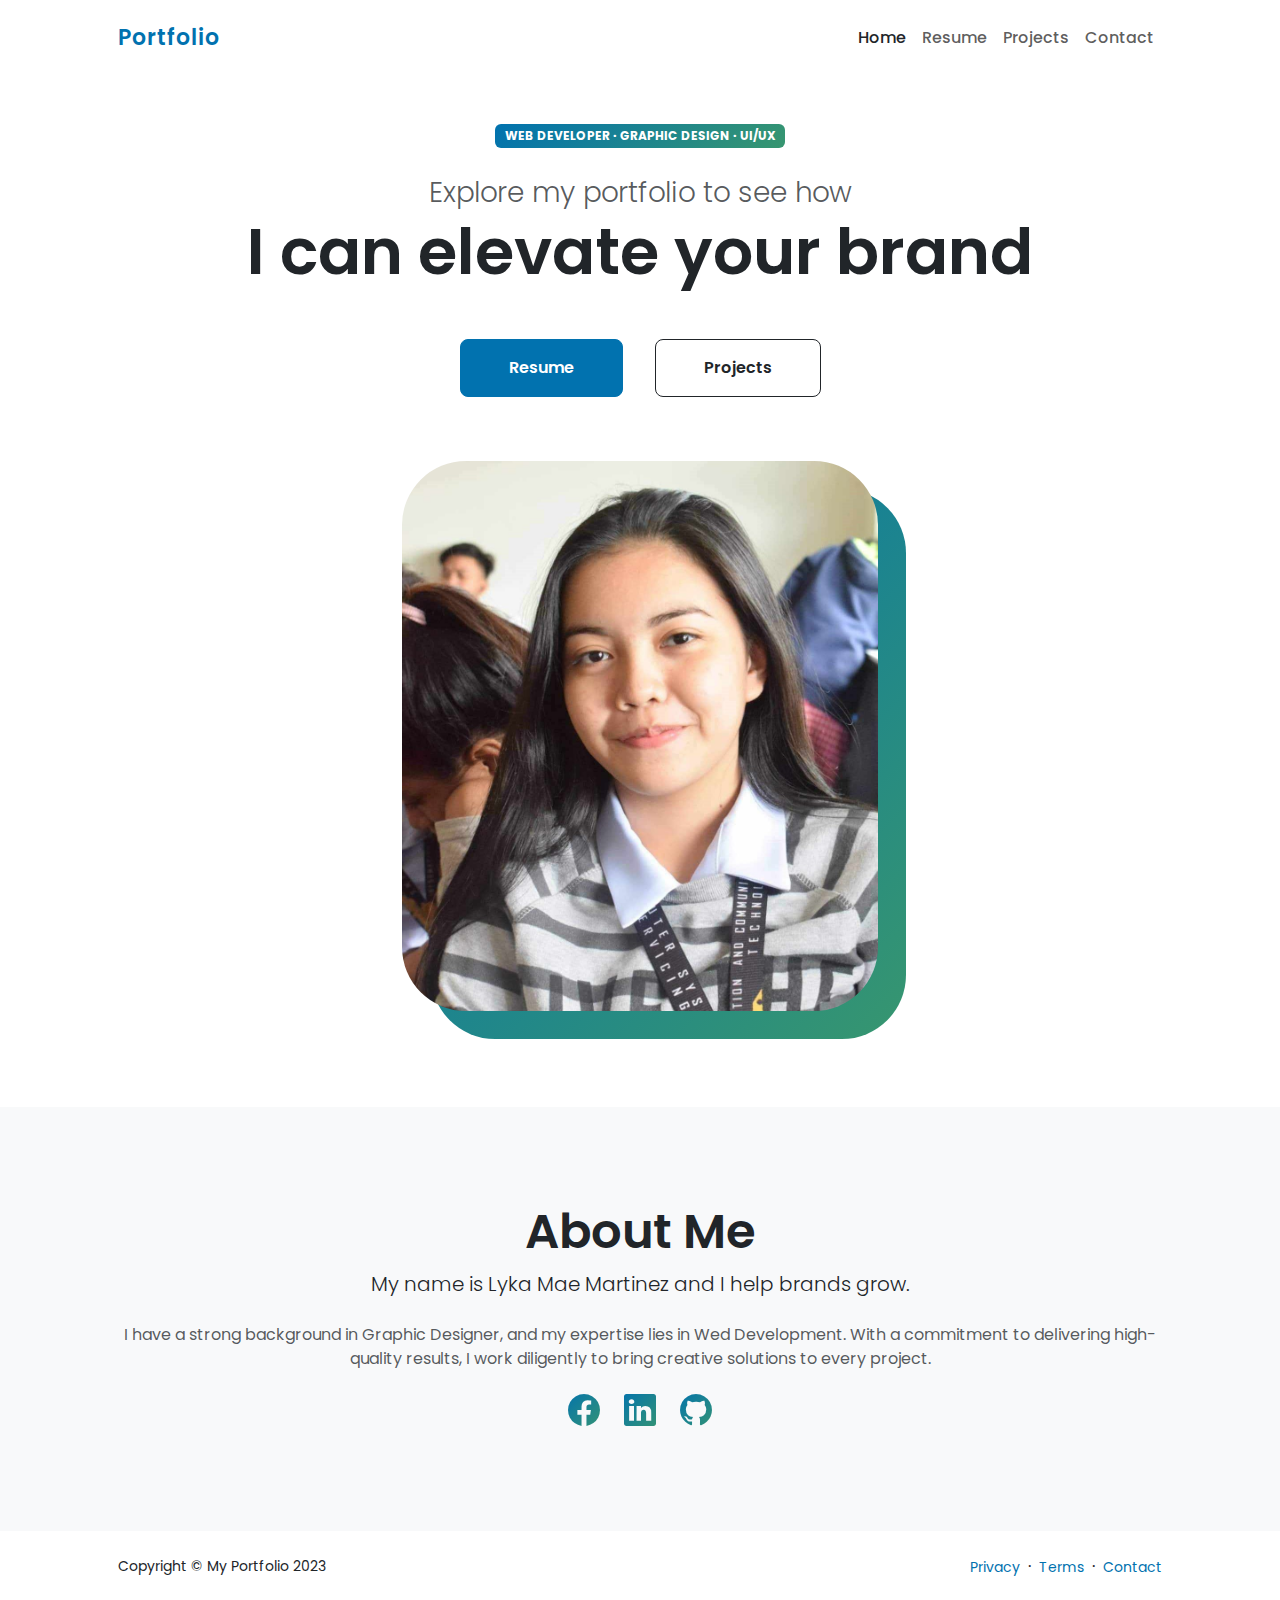
<file: index.html>
<!DOCTYPE html>
<html lang="en">

<head>
    <meta charset="UTF-8">
    <meta name="viewport" content="width=device-width, initial-scale=1.0">
    <meta name="description" content="">
    <meta name="author" content="Animas, Baldovino, Martinez, Mortega, Umali and Bootstrap contributors">
    <meta name="generator" content="">
    <link rel="shortcut icon" href=""/>
    <title>Home Page</title>

    <!-- jQuery javascript  -->
    <script src="assets/js/jquery-3.7.1.min.js"></script>

    <!-- Bootstrap styles  -->
    <link href="css/main.min.css" rel="stylesheet">

    <!-- Custom styles  -->
    <link href="assets/css/custom.css" rel="stylesheet">
</head>

<body class="d-flex flex-column h-100">

    <main class="flex-shrink-0">
        <!-- Navigation -->
        <nav class="navbar sticky-top navbar-expand-lg navbar-light bg-white py-3">
            <div class="container px-5">
                <a class="navbar-brand" href="index.html"><span class="fw-semibold text-cstm-sky-blue">Portfolio</span></a>
                <button class="navbar-toggler px-2" type="button" data-bs-toggle="collapse" data-bs-target="#nabvar_menu" aria-controls="nabvar_menu" aria-expanded="false" aria-label="Toggle navigation">
                    <span class="navbar-toggler-icon"></span>
                </button>

                <div class="collapse navbar-collapse" id="nabvar_menu">
                    <ul class="navbar-nav ms-auto my-2 my-lg-0 fw-medium">
                        <li class="nav-item"><a class="nav-link active" aria-current="page" href="index.html">Home</a></li>
                        <li class="nav-item"><a class="nav-link" href="resume.html">Resume</a></li>
                        <li class="nav-item"><a class="nav-link" href="projects.html">Projects</a></li>
                        <li class="nav-item"><a class="nav-link" href="contact.html">Contact</a></li>
                    </ul>
                </div>
            </div>
        </nav>

        <!-- Header -->
        <header class="py-5">
            <div class="container px-5 pb-5">
                <div class="row gx-5 align-items-center">

                    <div class="col-xxl-5">
                        <!-- Header text content-->
                        <div class="text-center text-xxl-start">
                            <div class="badge bg-cstm-gradient text-white mb-4">
                                <div class="text-uppercase">Web Developer &middot; Graphic Design &middot; UI/UX</div>
                            </div>
                            <div class="fs-3 fw-light text-muted">Explore my portfolio to see how</div>
                            <h1 class="display-3 fw-semibold mb-5"><span class="d-inline">I can elevate your brand</span></h1>
                            <div class="d-grid gap-3 d-sm-flex justify-content-sm-center justify-content-xxl-start mb-3">
                                <a class="btn btn-cstm-sky-blue btn-lg px-5 py-3 me-sm-3 fs-6 fw-semibold" href="resume.html">Resume</a>
                                <a class="btn btn-outline-dark btn-lg px-5 py-3 fs-6 fw-semibold" href="">Projects</a>
                            </div>
                        </div>
                    </div>

                    <div class="col-xxl-7">
                        <!-- Header profile picture-->
                        <div class="d-flex justify-content-center mt-5 mt-xxl-0">
                            <div class="profile">
                                <img class="profile-img object-fit-cover" src="assets/images/profile.jpg" alt="..." />
                            </div>
                        </div>
                    </div>

                </div>
            </div>
        </header>

        <!-- About Section-->
        <section class="bg-light py-5" id="about">
            <div class="container px-5">
                <div class="row gx-5 justify-content-center">
                    <div class="col-xxl-8">
                        <div class="text-center my-5">
                            <h2 class="display-5 fw-semibold"><span class="d-inline">About Me</span></h2>
                            <p class="lead fw-light mb-4">My name is Lyka Mae Martinez and I help brands grow.</p>
                            <p class="text-muted">I have a strong background in Graphic Designer, and my expertise lies in Wed Development. 
                                With a commitment to delivering high-quality results, I work diligently to bring creative solutions to every project.</p>
                            <div class="d-flex justify-content-center fs-2 gap-4">
                                <a class="text-cstm-gradient" href="#!"><i class="bi bi-facebook"></i></a>
                                <a class="text-cstm-gradient" href="#!"><i class="bi bi-linkedin"></i></a>
                                <a class="text-cstm-gradient" href="#!"><i class="bi bi-github"></i></a>
                            </div>
                        </div>
                    </div>
                </div>
            </div>
        </section>
    </main>

    <!-- Footer-->
    <footer class="bg-white py-4 mt-auto">
        <div class="container px-5">
            <div class="row align-items-center justify-content-between flex-column flex-sm-row">
                <div class="col-auto"><div class="small m-0">Copyright &copy; My Portfolio 2023</div></div>
                <div class="col-auto">
                    <a class="small" href="#!">Privacy</a>
                    <span class="mx-1">&middot;</span>
                    <a class="small" href="#!">Terms</a>
                    <span class="mx-1">&middot;</span>
                    <a class="small" href="#!">Contact</a>
                </div>
            </div>
        </div>
    </footer>

    

    <!-- Custom javascript  -->
    <script src="assets/js/custom.js"></script>

    <!-- Bootstrap javascript  -->
    <script src="assets/bootstrap/dist/js/bootstrap.bundle.min.js"></script>

</body>

</html>
</file>
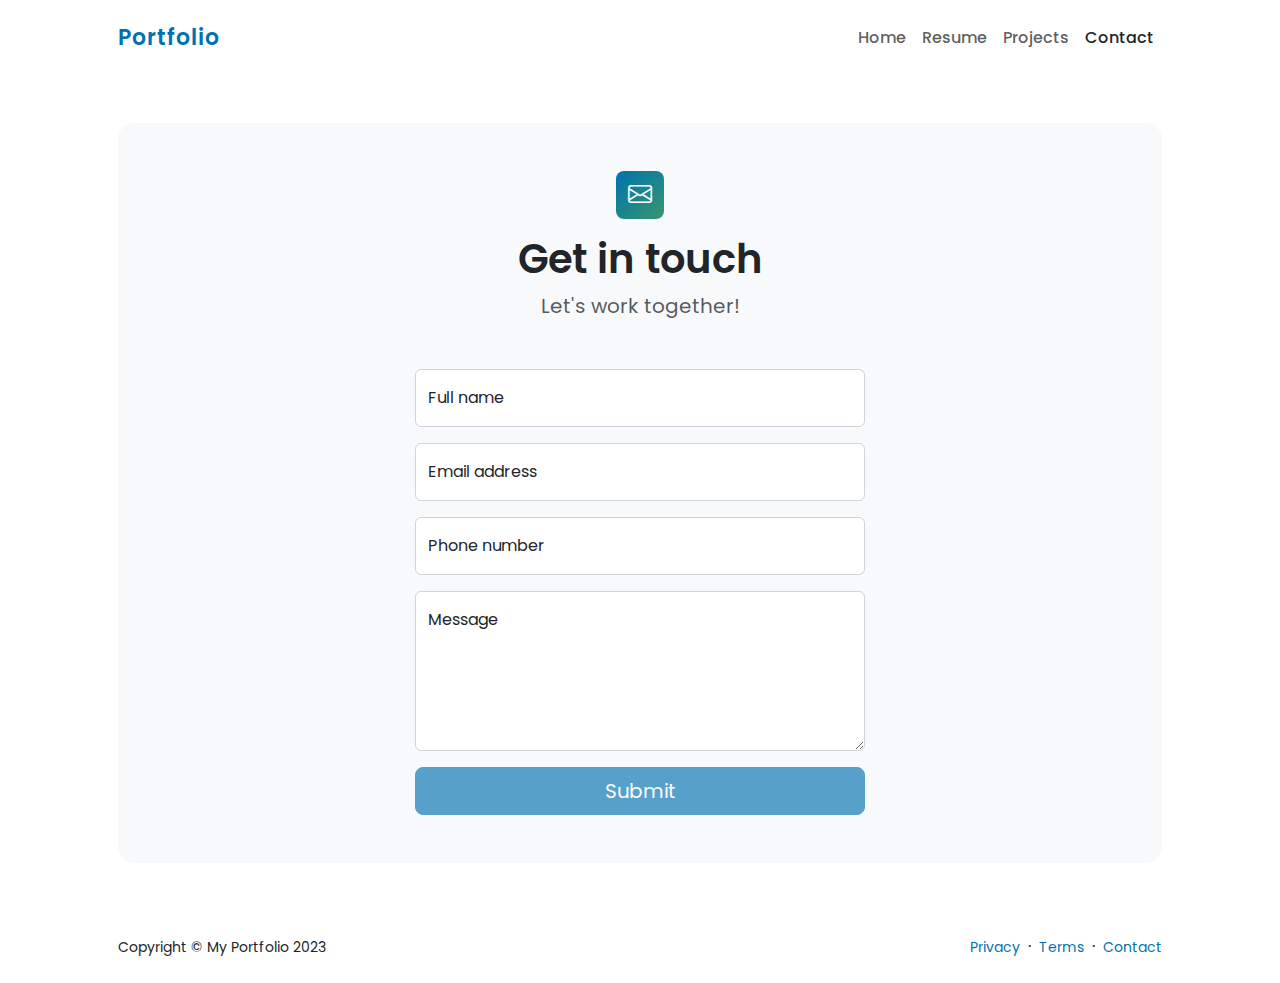
<file: contact.html>
<!DOCTYPE html>
<html lang="en">

<head>
    <meta charset="UTF-8">
    <meta name="viewport" content="width=device-width, initial-scale=1.0">
    <meta name="description" content="">
    <meta name="author" content="Animas, Baldovino, Martinez, Mortega, Umali and Bootstrap contributors">
    <meta name="generator" content="">
    <link rel="shortcut icon" href=""/>
    <title>Home Page</title>

    <!-- jQuery javascript  -->
    <script src="assets/js/jquery-3.7.1.min.js"></script>

    <!-- Bootstrap styles  -->
    <link href="css/main.min.css" rel="stylesheet">

    <!-- Custom styles  -->
    <link href="assets/css/custom.css" rel="stylesheet">
</head>

<body class="d-flex flex-column h-100">

    <main class="flex-shrink-0">
        <!-- Navigation -->
        <nav class="navbar sticky-top navbar-expand-lg navbar-light bg-white py-3">
            <div class="container px-5">
                <a class="navbar-brand" href="homepage.html"><span class="fw-semibold text-cstm-sky-blue">Portfolio</span></a>
                <button class="navbar-toggler px-2" type="button" data-bs-toggle="collapse" data-bs-target="#nabvar_menu" aria-controls="nabvar_menu" aria-expanded="false" aria-label="Toggle navigation">
                    <span class="navbar-toggler-icon"></span>
                </button>

                <div class="collapse navbar-collapse" id="nabvar_menu">
                    <ul class="navbar-nav ms-auto my-2 my-lg-0 fw-medium">
                        <li class="nav-item"><a class="nav-link" aria-current="page" href="index.html">Home</a></li>
                        <li class="nav-item"><a class="nav-link" href="resume.html">Resume</a></li>
                        <li class="nav-item"><a class="nav-link" href="projects.html">Projects</a></li>
                        <li class="nav-item"><a class="nav-link active" href="contact.html">Contact</a></li>
                    </ul>
                </div>
            </div>
        </nav>

        <!-- Page content-->
        <section class="py-5">
            <div class="container px-5">
                <!-- Contact form-->
                <div class="bg-light rounded-4 py-5 px-4 px-md-5">
                    <div class="text-center mb-5">
                        <div class="feature bg-cstm-gradient text-white rounded-3 mb-3"><i class="bi bi-envelope"></i></div>
                        <h1 class="fw-semibold">Get in touch</h1>
                        <p class="lead fw-normal text-muted mb-0">Let's work together!</p>
                    </div>
                    <div class="row gx-5 justify-content-center">
                        <div class="col-lg-8 col-xl-6">
                            <form action="" id="contact_form">

                                <!-- Name input-->
                                <div class="form-floating mb-3">
                                    <input class="form-control" id="name_input" type="text" placeholder="Enter your name..." required/>
                                    <label for="name">Full name</label>
                                    <div class="invalid-feedback">A name is required.</div>
                                </div>

                                <!-- Email address input-->
                                <div class="form-floating mb-3">
                                    <input class="form-control" id="email_input" type="email" placeholder="name@example.com" required/>
                                    <label for="email">Email address</label>
                                    <div class="invalid-feedback">An email is required.</div>
                                </div>

                                <!-- Phone number input-->
                                <div class="form-floating mb-3">
                                    <input class="form-control" id="phone_input" type="tel" placeholder="(123) 456-7890" required/>
                                    <label for="phone">Phone number</label>
                                    <div class="invalid-feedback">A phone number is required.</div>
                                </div>

                                <!-- Message input-->
                                <div class="form-floating mb-3">
                                    <textarea class="form-control" id="message_input" type="text" placeholder="Enter your message here..." style="height: 10rem" required></textarea>
                                    <label for="message">Message</label>
                                    <div class="invalid-feedback">A message is required.</div>
                                </div>

                                <!-- Submit success message-->
                                <div class="d-none" id="submit_successmsg">
                                    <div class="text-center mb-3">
                                        <div class="fw-bolder">Form submission successful!</div>
                                        To activate this form, sign up at
                                        <br />
                                        <a href="">https://martinez.com/solution/contact-forms</a>
                                    </div>
                                </div>

                                <!-- Submit button-->
                                <div class="d-grid"><button class="btn btn-cstm-sky-blue btn-lg disabled" id="submit_btn" type="submit">Submit</button></div>
                            </form>
                        </div>
                    </div>
                </div>
            </div>
        </section>

    </main>

    <!-- Footer-->
    <footer class="bg-white py-4 mt-auto">
        <div class="container px-5">
            <div class="row align-items-center justify-content-between flex-column flex-sm-row">
                <div class="col-auto"><div class="small m-0">Copyright &copy; My Portfolio 2023</div></div>
                <div class="col-auto">
                    <a class="small" href="#!">Privacy</a>
                    <span class="mx-1">&middot;</span>
                    <a class="small" href="#!">Terms</a>
                    <span class="mx-1">&middot;</span>
                    <a class="small" href="#!">Contact</a>
                </div>
            </div>
        </div>
    </footer>

    

    <!-- Custom javascript  -->
    <script src="assets/js/custom.js"></script>

    <!-- Bootstrap javascript  -->
    <script src="assets/bootstrap/dist/js/bootstrap.bundle.min.js"></script>

</body>

</html>
</file>
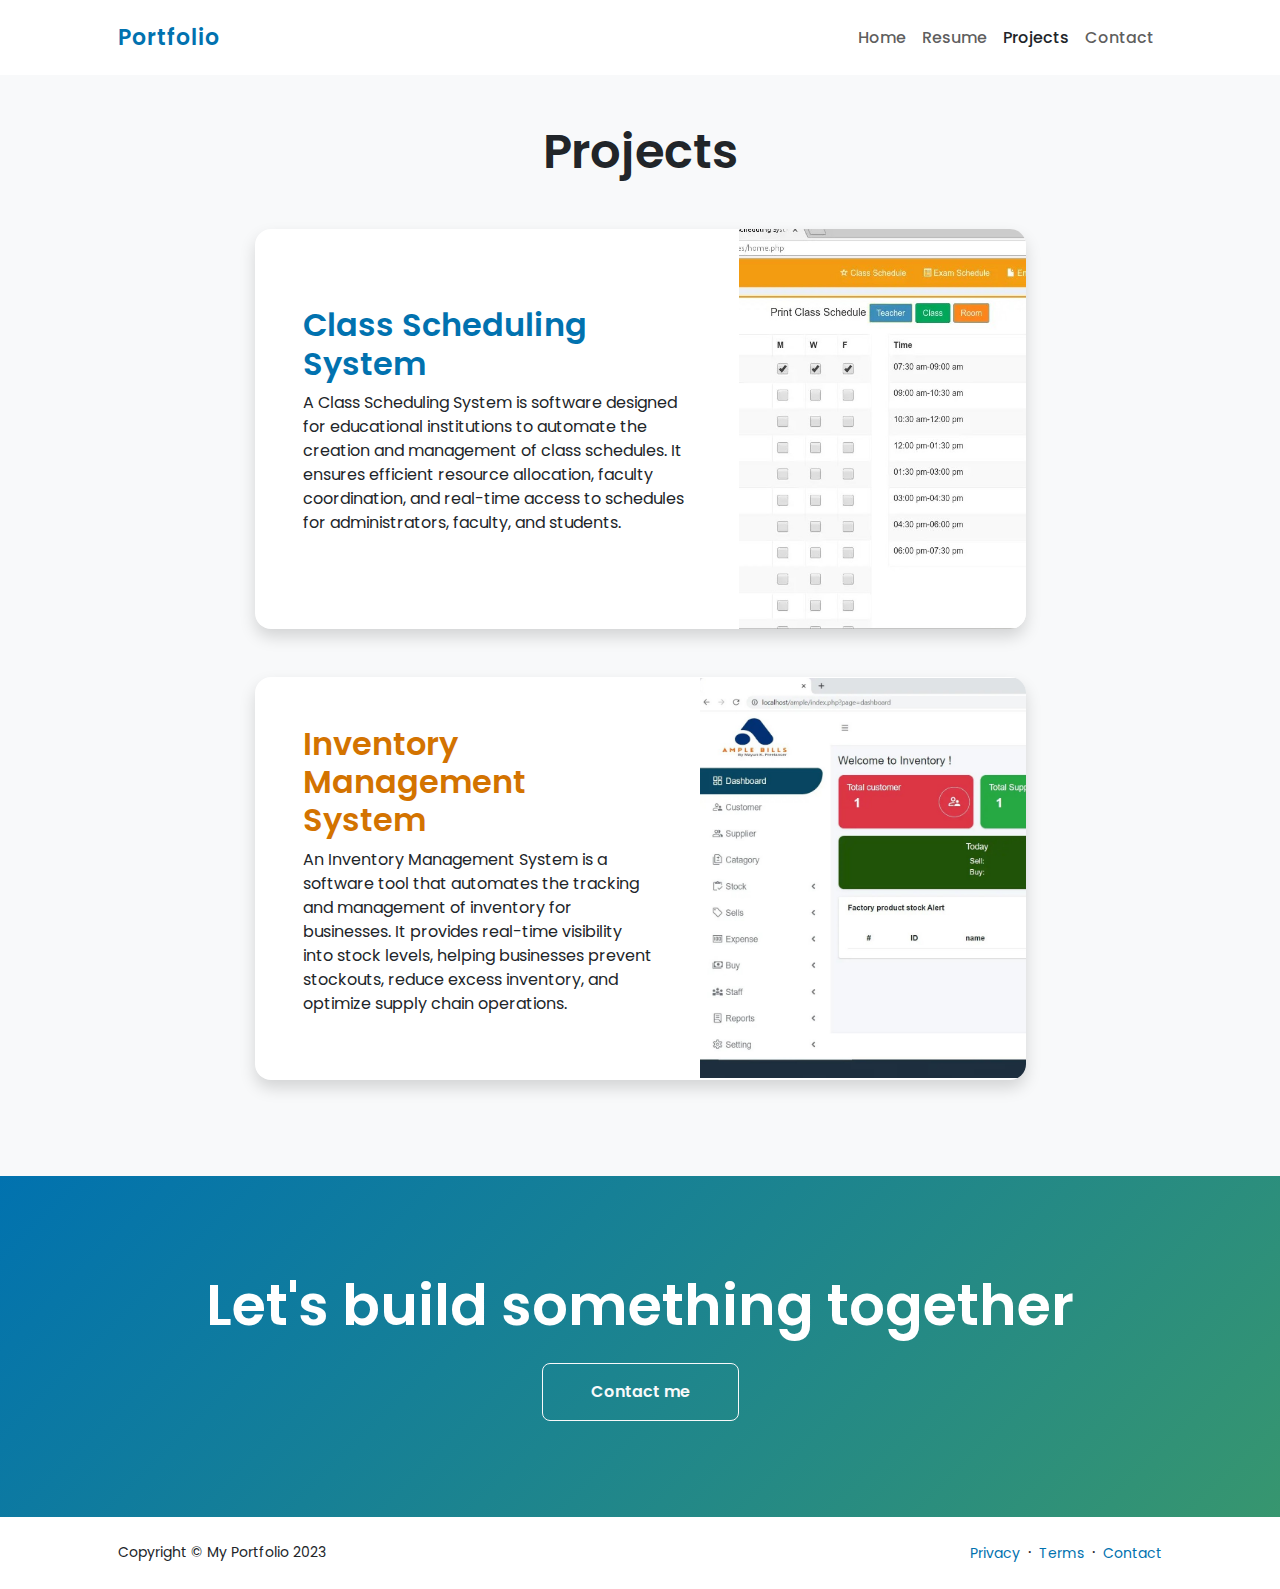
<file: projects.html>
<!DOCTYPE html>
<html lang="en">

<head>
    <meta charset="UTF-8">
    <meta name="viewport" content="width=device-width, initial-scale=1.0">
    <meta name="description" content="">
    <meta name="author" content="Animas, Baldovino, Martinez, Mortega, Umali and Bootstrap contributors">
    <meta name="generator" content="">
    <link rel="shortcut icon" href=""/>
    <title>Home Page</title>

    <!-- jQuery javascript  -->
    <script src="assets/js/jquery-3.7.1.min.js"></script>

    <!-- Bootstrap styles  -->
    <link href="css/main.min.css" rel="stylesheet">

    <!-- Custom styles  -->
    <link href="assets/css/custom.css" rel="stylesheet">
</head>

<body class="d-flex flex-column h-100">

    <main class="flex-shrink-0 bg-light">
        <!-- Navigation -->
        <nav class="navbar sticky-top navbar-expand-lg navbar-light bg-white py-3">
            <div class="container px-5">
                <a class="navbar-brand" href="homepage.html"><span class="fw-semibold text-cstm-sky-blue">Portfolio</span></a>
                <button class="navbar-toggler px-2" type="button" data-bs-toggle="collapse" data-bs-target="#nabvar_menu" aria-controls="nabvar_menu" aria-expanded="false" aria-label="Toggle navigation">
                    <span class="navbar-toggler-icon"></span>
                </button>

                <div class="collapse navbar-collapse" id="nabvar_menu">
                    <ul class="navbar-nav ms-auto my-2 my-lg-0 fw-medium">
                        <li class="nav-item"><a class="nav-link" aria-current="page" href="index.html">Home</a></li>
                        <li class="nav-item"><a class="nav-link" href="resume.html">Resume</a></li>
                        <li class="nav-item"><a class="nav-link active" href="projects.html">Projects</a></li>
                        <li class="nav-item"><a class="nav-link" href="contact.html">Contact</a></li>
                    </ul>
                </div>
            </div>
        </nav>


        <!-- Projects Section-->
        <section class="py-5" id="projects">
            <div class="container px-5 mb-5">
                <div class="text-center mb-5">
                    <h1 class="display-5 fw-semibold mb-0"><span class="d-inline">Projects</span></h1>
                </div>

                <div class="row gx-5 justify-content-center">
                    <div class="col-lg-11 col-xl-9 col-xxl-8">
                        <!-- Project Card 1-->
                        <div class="card overflow-hidden shadow rounded-4 border-0 mb-5">
                            <div class="card-body p-0">
                                <div class="d-flex align-items-center">
                                    <div class="p-5">
                                        <h2 class="text-cstm-sky-blue fw-semibold">Class Scheduling System</h2>
                                        <p>A Class Scheduling System is software designed for educational institutions to automate the creation and management of class 
                                            schedules. It ensures efficient resource allocation, faculty coordination, and real-time access to schedules for 
                                            administrators, faculty, and students.</p>
                                    </div>
                                    <img class="object-fit-cover" src="assets/images/class_sched.jpg" alt="..." />
                                </div>
                            </div>
                        </div>

                        <!-- Project Card 2-->
                        <div class="card overflow-hidden shadow rounded-4 border-0">
                            <div class="card-body p-0">
                                <div class="d-flex align-items-center">
                                    <div class="p-5">
                                        <h2 class="text-cstm-accent fw-semibold">Inventory Management System</h2>
                                        <p>An Inventory Management System is a software tool that automates the tracking and management of inventory for businesses. 
                                            It provides real-time visibility into stock levels, helping businesses prevent stockouts, reduce excess inventory, and 
                                            optimize supply chain operations.</p>
                                    </div>
                                    <img class="object-fit-cover" src="assets/images/inventory_system.jpg" alt="..." />
                                </div>
                            </div>
                        </div>
                    </div>
                </div>
            </div>
        </section>


        <!-- Call to action section-->
        <section class="py-5 bg-cstm-gradient text-white">
            <div class="container px-5 my-5">
                <div class="text-center">
                    <h2 class="display-4 fw-semibold mb-4">Let's build something together</h2>
                    <a class="btn btn-outline-light btn-lg px-5 py-3 fs-6 fw-semibold" href="contact.html">Contact me</a>
                </div>
            </div>
        </section>

    </main>

    <!-- Footer-->
    <footer class="bg-white py-4 mt-auto">
        <div class="container px-5">
            <div class="row align-items-center justify-content-between flex-column flex-sm-row">
                <div class="col-auto"><div class="small m-0">Copyright &copy; My Portfolio 2023</div></div>
                <div class="col-auto">
                    <a class="small" href="#!">Privacy</a>
                    <span class="mx-1">&middot;</span>
                    <a class="small" href="#!">Terms</a>
                    <span class="mx-1">&middot;</span>
                    <a class="small" href="#!">Contact</a>
                </div>
            </div>
        </div>
    </footer>

    

    <!-- Custom javascript  -->
    <script src="assets/js/custom.js"></script>

    <!-- Bootstrap javascript  -->
    <script src="assets/bootstrap/dist/js/bootstrap.bundle.min.js"></script>

</body>

</html>
</file>
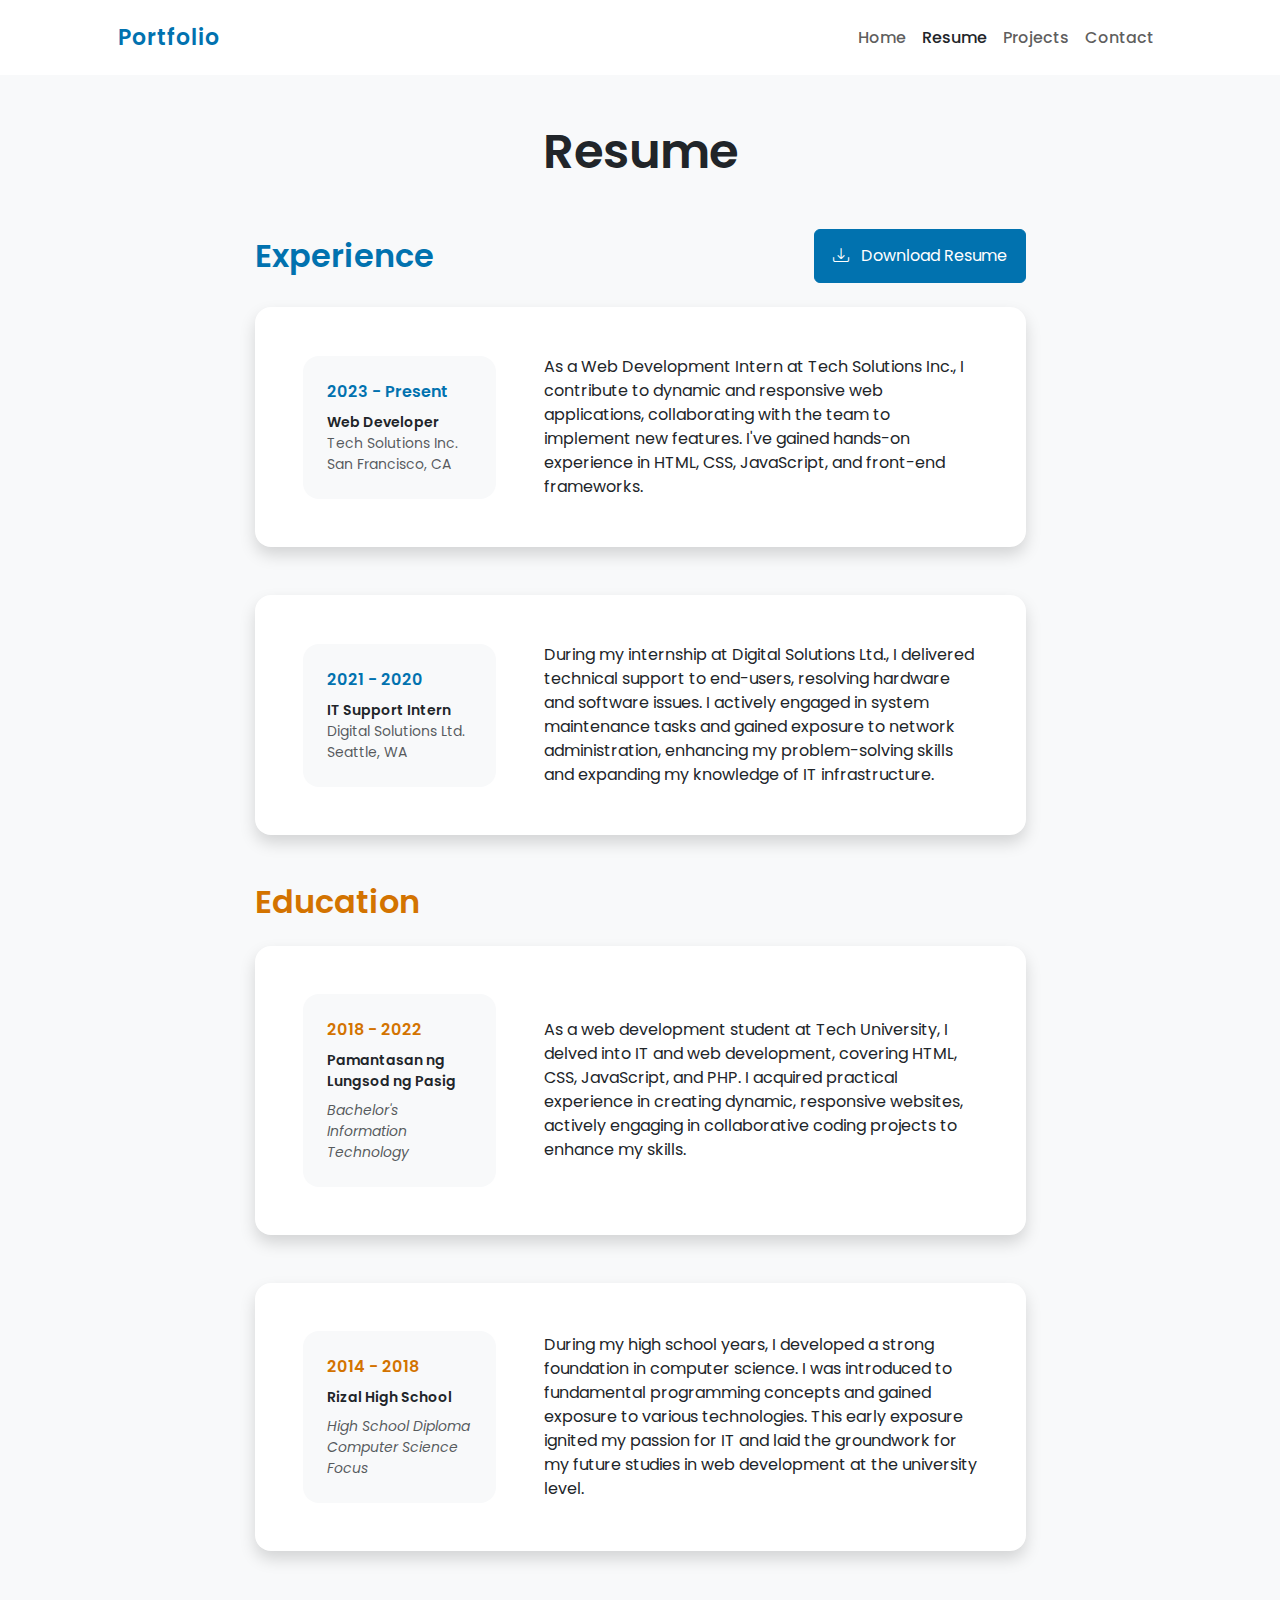
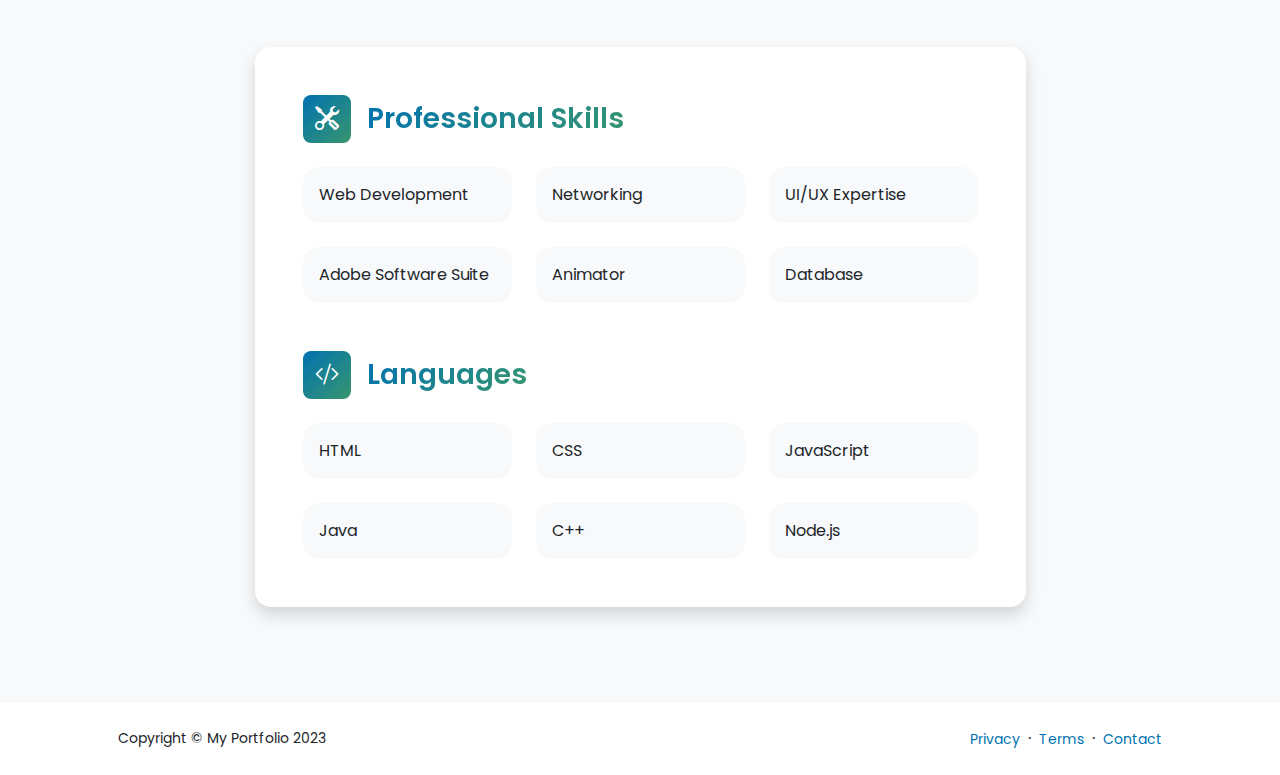
<file: resume.html>
<!DOCTYPE html>
<html lang="en">

<head>
    <meta charset="UTF-8">
    <meta name="viewport" content="width=device-width, initial-scale=1.0">
    <meta name="description" content="">
    <meta name="author" content="Animas, Baldovino, Martinez, Mortega, Umali and Bootstrap contributors">
    <meta name="generator" content="">
    <link rel="shortcut icon" href=""/>
    <title>Home Page</title>

    <!-- jQuery javascript  -->
    <script src="assets/js/jquery-3.7.1.min.js"></script>

    <!-- Bootstrap styles  -->
    <link href="css/main.min.css" rel="stylesheet">

    <!-- Custom styles  -->
    <link href="assets/css/custom.css" rel="stylesheet">
</head>

<body class="d-flex flex-column h-100">

    <main class="flex-shrink-0 bg-light">
        <!-- Navigation -->
        <nav class="navbar sticky-top navbar-expand-lg navbar-light bg-white py-3">
            <div class="container px-5">
                <a class="navbar-brand" href="homepage.html"><span class="fw-semibold text-cstm-sky-blue">Portfolio</span></a>
                <button class="navbar-toggler px-2" type="button" data-bs-toggle="collapse" data-bs-target="#nabvar_menu" aria-controls="nabvar_menu" aria-expanded="false" aria-label="Toggle navigation">
                    <span class="navbar-toggler-icon"></span>
                </button>

                <div class="collapse navbar-collapse" id="nabvar_menu">
                    <ul class="navbar-nav ms-auto my-2 my-lg-0 fw-medium">
                        <li class="nav-item"><a class="nav-link" aria-current="page" href="index.html">Home</a></li>
                        <li class="nav-item"><a class="nav-link active" href="resume.html">Resume</a></li>
                        <li class="nav-item"><a class="nav-link" href="projects.html">Projects</a></li>
                        <li class="nav-item"><a class="nav-link" href="contact.html">Contact</a></li>
                    </ul>
                </div>
            </div>
        </nav>


        <!-- Page Content-->
        <div class="container px-5 my-5" id="page_content">
            <div class="text-center mb-5">
                <h1 class="display-5 fw-semibold mb-0"><span class="text-gradient d-inline">Resume</span></h1>
            </div>

            <div class="row gx-5 justify-content-center">
                <div class="col-lg-11 col-xl-9 col-xxl-8">

                    <!-- Experience Section-->
                    <section>
                        <div class="d-flex align-items-center justify-content-between mb-4">
                            <h2 class="text-cstm-sky-blue fw-semibold mb-0">Experience</h2>
                            <a class="btn btn-cstm-sky-blue dl-resume" href="#!">
                                <i class="d-inline-block bi bi-download me-2"></i>
                                Download Resume
                            </a>
                        </div>
                        <!-- Experience Card 1-->
                        <div class="card shadow border-0 rounded-4 mb-5">
                            <div class="card-body p-5">
                                <div class="row align-items-center gx-5">
                                    <div class="col text-center text-lg-start mb-4 mb-lg-0">
                                        <div class="bg-light p-4 rounded-4">
                                            <div class="text-cstm-sky-blue fw-semibold mb-2">2023 - Present</div>
                                            <div class="small fw-semibold">Web Developer</div>
                                            <div class="small text-muted">Tech Solutions Inc.</div>
                                            <div class="small text-muted">San Francisco, CA</div>
                                        </div>
                                    </div>
                                    <div class="col-lg-8">
                                        <div>As a Web Development Intern at Tech Solutions Inc., I contribute to dynamic and responsive web applications, 
                                            collaborating with the team to implement new features. I've gained hands-on experience in HTML, CSS, JavaScript, 
                                            and front-end frameworks.</div>
                                    </div>
                                </div>
                            </div>
                        </div>
                        <!-- Experience Card 2-->
                        <div class="card shadow border-0 rounded-4 mb-5">
                            <div class="card-body p-5">
                                <div class="row align-items-center gx-5">
                                    <div class="col text-center text-lg-start mb-4 mb-lg-0">
                                        <div class="bg-light p-4 rounded-4">
                                            <div class="text-cstm-sky-blue fw-semibold mb-2">2021 - 2020</div>
                                            <div class="small fw-semibold">IT Support Intern</div>
                                            <div class="small text-muted">Digital Solutions Ltd.</div>
                                            <div class="small text-muted">Seattle, WA</div>
                                        </div>
                                    </div>
                                    <div class="col-lg-8">
                                        <div>During my internship at Digital Solutions Ltd., I delivered technical support to end-users, resolving hardware and software 
                                            issues. I actively engaged in system maintenance tasks and gained exposure to network administration, enhancing my 
                                            problem-solving skills and expanding my knowledge of IT infrastructure.</div>
                                    </div>
                                </div>
                            </div>
                        </div>
                    </section>

                    <!-- Education Section-->
                    <section>
                        <h2 class="text-cstm-accent fw-semibold mb-4">Education</h2>
                        <!-- Education Card 1-->
                        <div class="card shadow border-0 rounded-4 mb-5">
                            <div class="card-body p-5">
                                <div class="row align-items-center gx-5">
                                    <div class="col text-center text-lg-start mb-4 mb-lg-0">
                                        <div class="bg-light p-4 rounded-4">
                                            <div class="text-cstm-accent fw-semibold mb-2">2018 - 2022</div>
                                            <div class="mb-2">
                                                <div class="small fw-semibold">Pamantasan ng Lungsod ng Pasig</div>
                                            </div>
                                            <div class="fst-italic">
                                                <div class="small text-muted">Bachelor's</div>
                                                <div class="small text-muted">Information Technology</div>
                                            </div>
                                        </div>
                                    </div>
                                    <div class="col-lg-8">
                                        <div>As a web development student at Tech University, I delved into IT and web development, covering HTML, CSS, JavaScript, and 
                                            PHP. I acquired practical experience in creating dynamic, responsive websites, actively engaging in collaborative coding 
                                            projects to enhance my skills.</div>
                                    </div>
                                </div>
                            </div>
                        </div>
                        <!-- Education Card 2-->
                        <div class="card shadow border-0 rounded-4 mb-5">
                            <div class="card-body p-5">
                                <div class="row align-items-center gx-5">
                                    <div class="col text-center text-lg-start mb-4 mb-lg-0">
                                        <div class="bg-light p-4 rounded-4">
                                            <div class="text-cstm-accent fw-semibold mb-2">2014 - 2018</div>
                                            <div class="mb-2">
                                                <div class="small fw-semibold">Rizal High School</div>
                                            </div>
                                            <div class="fst-italic">
                                                <div class="small text-muted">High School Diploma</div>
                                                <div class="small text-muted">Computer Science Focus</div>
                                            </div>
                                        </div>
                                    </div>
                                    <div class="col-lg-8">
                                        <div>During my high school years, I developed a strong foundation in computer science. I was introduced to fundamental 
                                            programming concepts and gained exposure to various technologies. This early exposure ignited my passion for IT and laid 
                                            the groundwork for my future studies in web development at the university level.</div>
                                    </div>
                                </div>
                            </div>
                        </div>
                    </section>

                    <div class="pb-5"></div>

                    <!-- Skills Section-->
                    <section class="skillset">
                        <!-- Skillset Card-->
                        <div class="card shadow border-0 rounded-4 mb-5">
                            <div class="card-body p-5">
                                <!-- Professional skills list-->
                                <div class="mb-5">
                                    <div class="d-flex align-items-center mb-4">
                                        <div class="feature bg-primary bg-cstm-gradient text-white rounded-3 me-3"><i class="bi bi-tools"></i></div>
                                        <h3 class="fw-semibold mb-0"><span class="text-cstm-gradient d-inline">Professional Skills</span></h3>
                                    </div>
                                    <div class="row row-cols-1 row-cols-md-3 mb-4">
                                        <div class="col mb-4 mb-md-0"><div class="d-flex align-items-center rounded-4 p-3 h-100">Web Development</div></div>
                                        <div class="col mb-4 mb-md-0"><div class="d-flex align-items-center rounded-4 p-3 h-100">Networking</div></div>
                                        <div class="col"><div class="d-flex align-items-center rounded-4 p-3 h-100">UI/UX Expertise</div></div>
                                    </div>
                                    <div class="row row-cols-1 row-cols-md-3">
                                        <div class="col mb-4 mb-md-0"><div class="d-flex align-items-center rounded-4 p-3 h-100">Adobe Software Suite</div></div>
                                        <div class="col mb-4 mb-md-0"><div class="d-flex align-items-center rounded-4 p-3 h-100">Animator</div></div>
                                        <div class="col"><div class="d-flex align-items-center rounded-4 p-3 h-100">Database</div></div>
                                    </div>
                                </div>

                                <!-- Languages list-->
                                <div class="mb-0">
                                    <div class="d-flex align-items-center mb-4">
                                        <div class="feature bg-primary bg-cstm-gradient text-white rounded-3 me-3"><i class="bi bi-code-slash"></i></div>
                                        <h3 class="fw-semibold mb-0"><span class="text-cstm-gradient d-inline">Languages</span></h3>
                                    </div>
                                    <div class="row row-cols-1 row-cols-md-3 mb-4">
                                        <div class="col mb-4 mb-md-0"><div class="d-flex align-items-center rounded-4 p-3 h-100">HTML</div></div>
                                        <div class="col mb-4 mb-md-0"><div class="d-flex align-items-center rounded-4 p-3 h-100">CSS</div></div>
                                        <div class="col"><div class="d-flex align-items-center rounded-4 p-3 h-100">JavaScript</div></div>
                                    </div>
                                    <div class="row row-cols-1 row-cols-md-3">
                                        <div class="col mb-4 mb-md-0"><div class="d-flex align-items-center rounded-4 p-3 h-100">Java</div></div>
                                        <div class="col mb-4 mb-md-0"><div class="d-flex align-items-center rounded-4 p-3 h-100">C++</div></div>
                                        <div class="col"><div class="d-flex align-items-center rounded-4 p-3 h-100">Node.js</div></div>
                                    </div>
                                </div>
                            </div>
                        </div>
                    </section>
                </div>
            </div>
        </div>
    </main>

    <!-- Footer-->
    <footer class="bg-white py-4 mt-auto">
        <div class="container px-5">
            <div class="row align-items-center justify-content-between flex-column flex-sm-row">
                <div class="col-auto"><div class="small m-0">Copyright &copy; My Portfolio 2023</div></div>
                <div class="col-auto">
                    <a class="small" href="#!">Privacy</a>
                    <span class="mx-1">&middot;</span>
                    <a class="small" href="#!">Terms</a>
                    <span class="mx-1">&middot;</span>
                    <a class="small" href="#!">Contact</a>
                </div>
            </div>
        </div>
    </footer>

    

    <!-- Custom javascript  -->
    <script src="assets/js/custom.js"></script>

    <!-- Bootstrap javascript  -->
    <script src="assets/bootstrap/dist/js/bootstrap.bundle.min.js"></script>

</body>

</html>
</file>
<file: assets/css/custom.css>
/* Bootstrap Icons fonts stylesheet */
@import "../bootstrap-icons/font/bootstrap-icons.css";

/* Font: Poppins */
@import url('https://fonts.googleapis.com/css2?family=Poppins:ital,wght@0,100;0,200;0,300;0,400;0,500;0,600;0,700;0,800;0,900;1,100;1,200;1,300;1,400;1,500;1,600;1,700;1,800;1,900&display=swap');

/* Custom Properties */
:root {
    --font-family-primary: "Poppins", sans-serif;
}

* {
    padding: 0;
    margin: 0;
}

html, body {
    font-family: var(--font-family-primary);
    width: 100%;
    height: 100%;
    color: var(--bs-cstm-dark);
    background-color: var(--bs-white);
    -webkit-text-size-adjust: 100%;
    -webkit-tap-highlight-color: rgba(0, 0, 0, 0);
}

.section {
    height: 100%;
    max-height: fit-content;
}

.form-control, .form-select {
    border-color: var(--bs-cstm-light-gray);
}

img {
    vertical-align: middle;
}




/* ---< Scrollbar Style >--- */
::-webkit-scrollbar {
    width: 8px;
    height: 8px;
    background-color: transparent;
}

::-webkit-scrollbar-thumb {
	border-radius: 5px;
    background-color: rgba(var(--bs-cstm-primary-rgb), 0.8);
}



/* ---< Gradient Style >--- */
.bg-cstm-gradient {
    background: var(--bs-cstm-sky-blue);
    background: linear-gradient(135deg, var(--bs-cstm-sky-blue) 0%, var(--bs-cstm-blue-green) 100%);
}
  
.text-cstm-gradient {
    background: -webkit-linear-gradient(315deg, var(--bs-cstm-sky-blue) 0%, var(--bs-cstm-blue-green) 100%);
    background-clip: text;
    -webkit-text-fill-color: transparent;
}




/* ---< Navigation >--- */
.navbar-toggler:focus {                                 /* Burger Icon */
    box-shadow: 0 0 0 0.2rem rgba(var(--bs-cstm-dark-rgb), 0.3);
}

.navbar .navbar-brand {
    font-size: 1.375rem;
    letter-spacing: 0.031rem;
}

.navbar-nav .nav-link.active, .navbar-nav .nav-link.show {
    color: var(--bs-cstm-dark);
}




/* ---< Header >--- */
header .badge {
    padding: 0.4rem 0.6rem;
}

header .profile {
    position: relative;
}

header .profile::before {
    content: "";
    position: absolute;
    top: 5%;
    left: 6%;
    width: 100%;
    height: 100%;
    border-radius: 5vw;
    background: linear-gradient(135deg, var(--bs-cstm-sky-blue) 0%, var(--bs-cstm-blue-green) 100%);
    z-index: 1;
}

header .profile .profile-img {
    position: relative;
    z-index: 2; 
    border-radius: 5vw;
    height: 65vw;
    max-height: 34.375rem;
    width: auto;
}



/* ---< Footer >--- */
footer a {
    color: var(--bs-cstm-sky-blue);
    text-decoration: none;
}

footer a:hover {
    color: var(--bs-cstm-primary);
    text-decoration: underline;
}



/* ---< Resume: Page Content >--- */
#page_content .dl-resume {
    padding: 0.9rem 1.1rem;
}

.feature {
    display: inline-flex;
    align-items: center;
    justify-content: center;
    height: 3rem;
    width: 3rem;
    font-size: 1.5rem;
}

#page_content .skillset .row div > div {
    background-color: var(--bs-light);
    transition: background-color 0.3s ease;
}

#page_content .skillset .row div > div:hover {
    background-color: var(--bs-cstm-primary);
    color: var(--bs-white);
}



/* ---< Projects >--- */
#projects img {
    max-height: 25rem;
}
</file>
